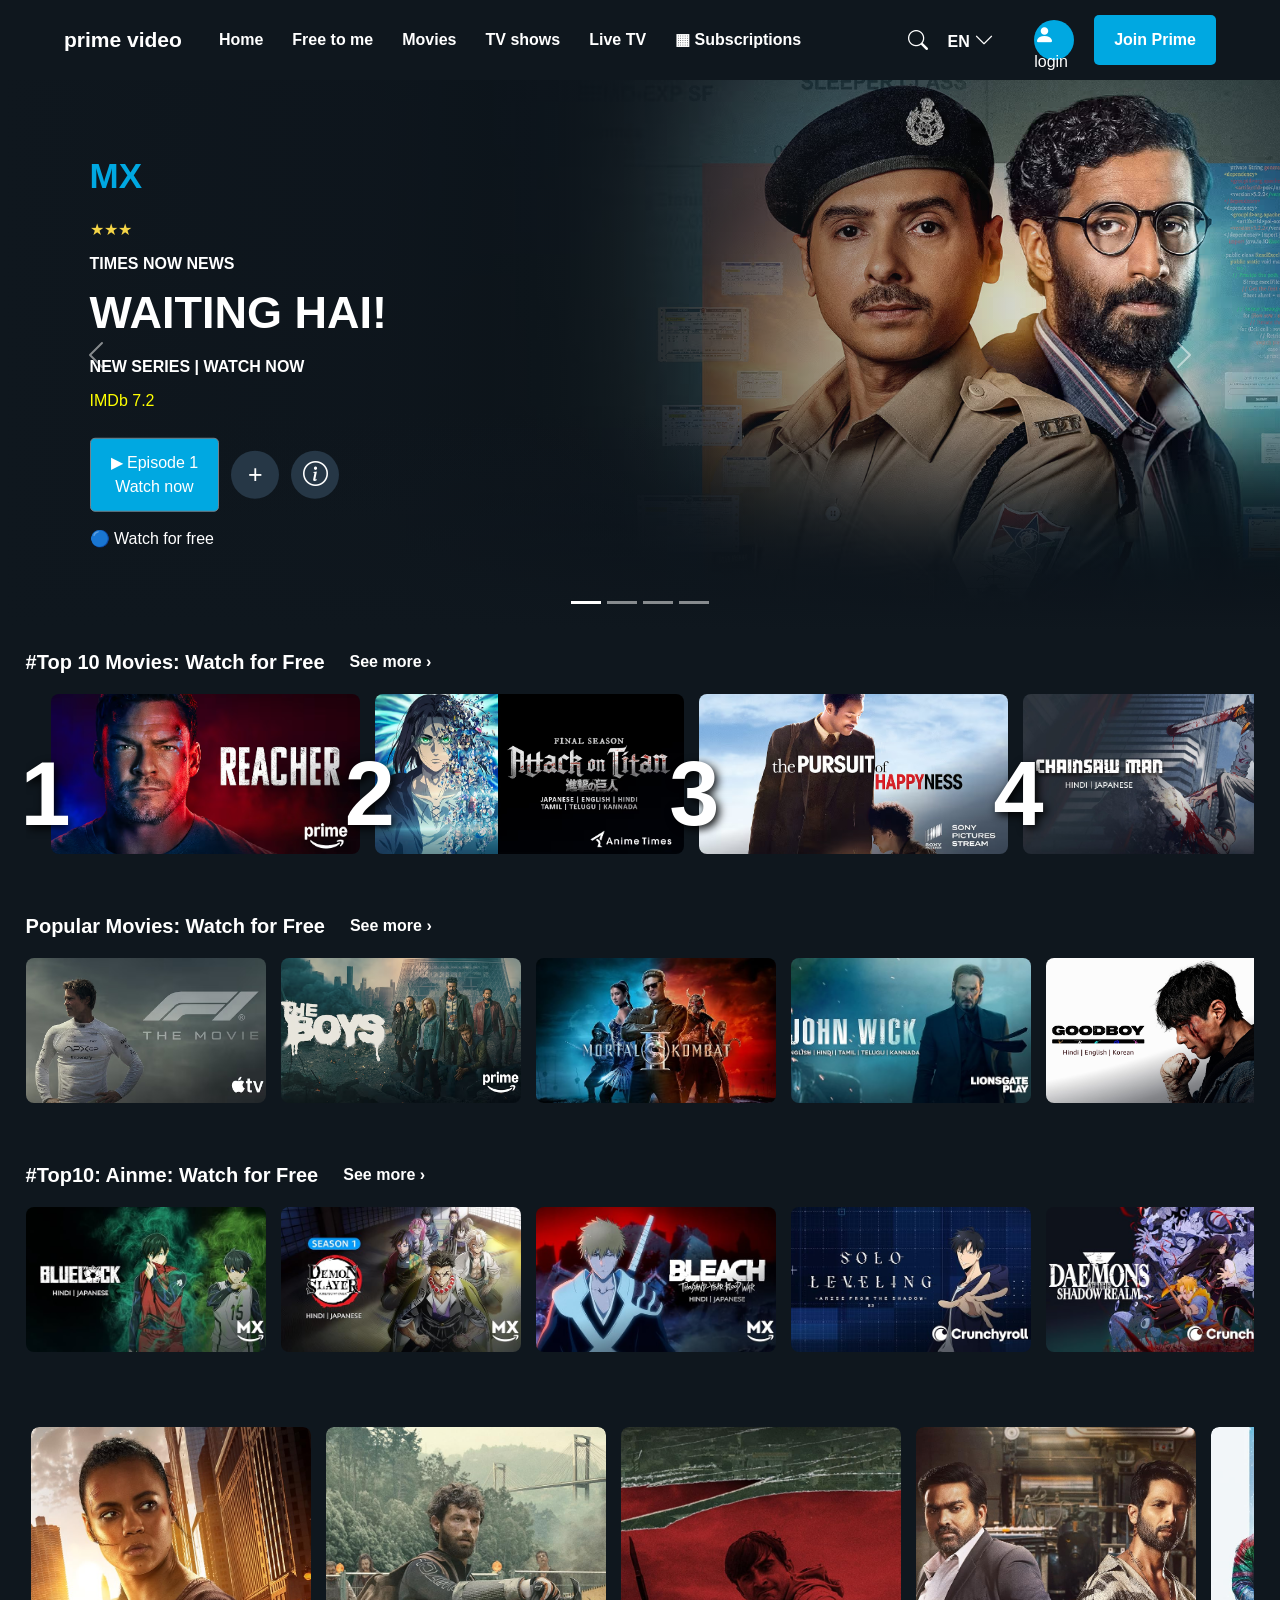
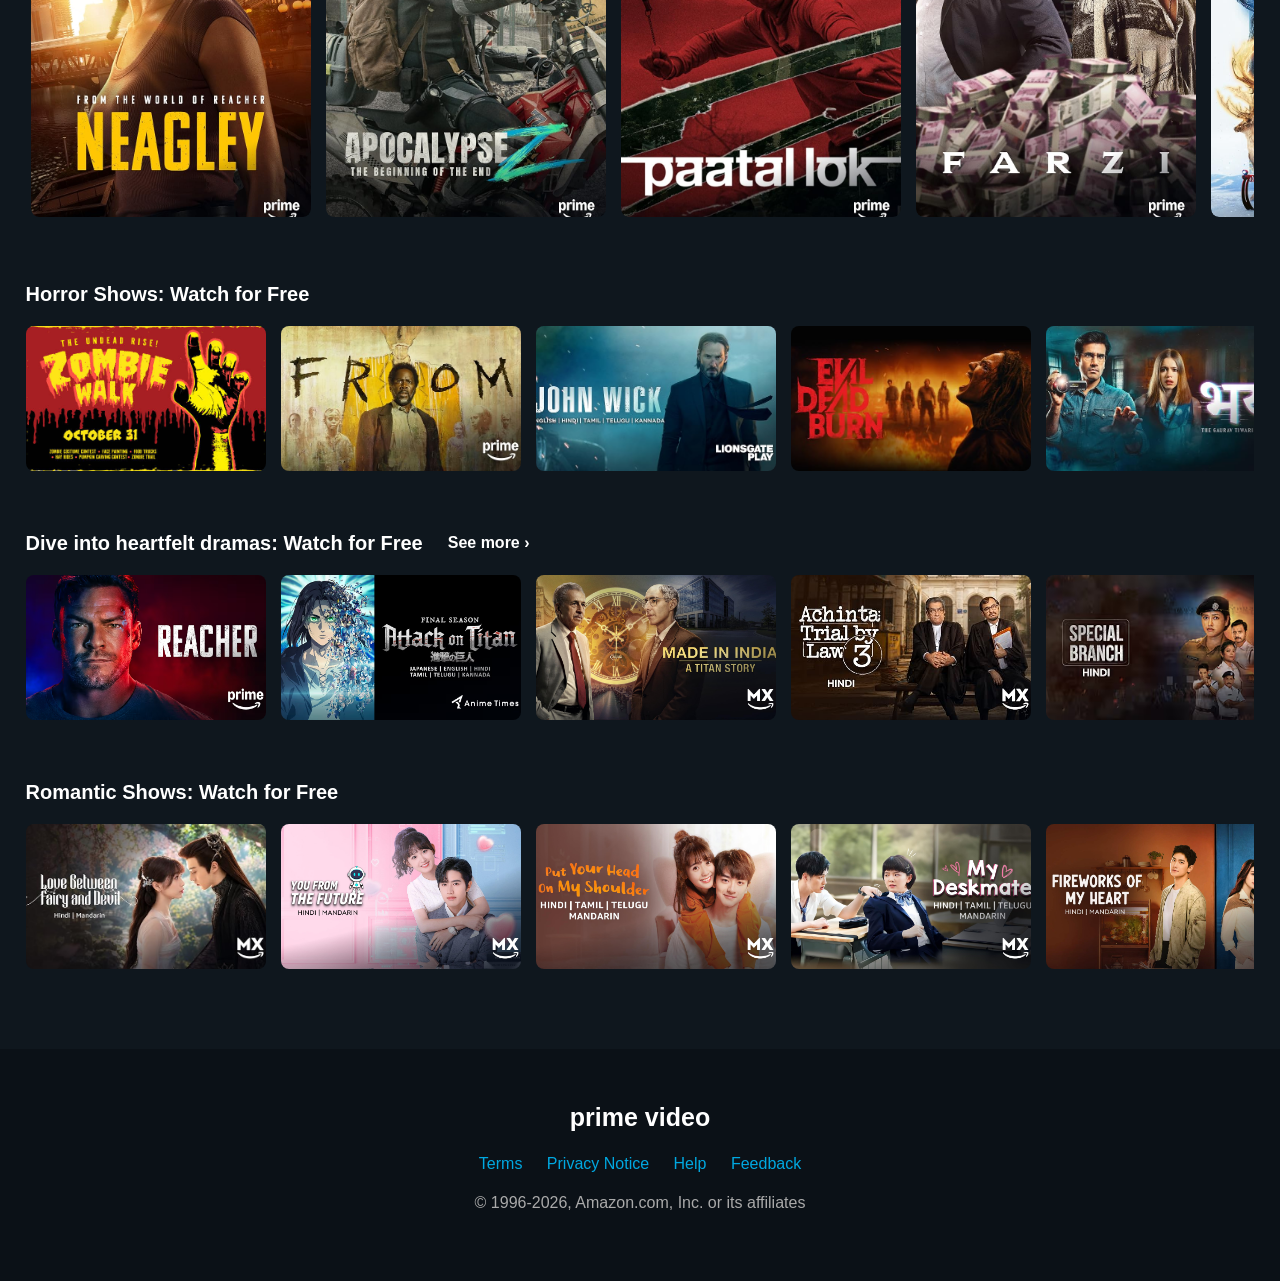
<file: index.html>
<!DOCTYPE html>
<html lang="en">
<head>
    <meta charset="UTF-8">
    <meta name="viewport" content="width=device-width, initial-scale=1.0">

    <title>Prime Video</title>

    <!-- Bootstrap CSS -->
    <link href="https://cdn.jsdelivr.net/npm/bootstrap@5.3.3/dist/css/bootstrap.min.css"
          rel="stylesheet">

    <!-- Bootstrap Icons -->
    <link rel="stylesheet"
          href="https://cdn.jsdelivr.net/npm/bootstrap-icons@1.11.3/font/bootstrap-icons.min.css">

    <!-- link css file -->
    <link rel="stylesheet" href="prime CSS/index.css">

</head>

<body>

    <!-- NAVBAR -->

    <nav class="navbar">

        <a href="#" class="logo">prime video</a>

        <div class="nav-links">
            <a href="#">Home</a>
            <a href="#">Free to me</a>
            <a href="#">Movies</a>
            <a href="#">TV shows</a>
            <a href="#">Live TV</a>
            <a href="#">▦ Subscriptions</a>
        </div>

        <div class="nav-right">

            <i class="bi bi-search"></i>

            <div class="language">
                EN <i class="bi bi-chevron-down"></i>

                <div class="language-menu">
                    <a href="#">English</a>
                    <a href="#">தமிழ்</a>
                    <a href="#">Hindi</a>
                    <a href="#">Telugu</a>
                </div>
            </div>

            <i class="bi bi-grid-3x/3-gap-fill"></i>

            <div class="profile">
                <i class="bi bi-person-fill"></i>
                <p>login</p>
            </div>

           <a href="login.html" target="_blank"> <button class="join-btn">Join Prime</button></a>

        </div>
    </nav>


    <!-- 2. HOME PAGE SLIDER -->

    <section class="hero">

        <div id="primeSlider"
             class="carousel slide"
             data-bs-ride="carousel"
             data-bs-interval="5000">

            <!-- Indicators -->

            <div class="carousel-indicators">

                <button type="button"
                        data-bs-target="#primeSlider"
                        data-bs-slide-to="0"
                        class="active"></button>

                <button type="button"
                        data-bs-target="#primeSlider"
                        data-bs-slide-to="1"></button>

                <button type="button"
                        data-bs-target="#primeSlider"
                        data-bs-slide-to="2"></button>

                <button type="button"
                        data-bs-target="#primeSlider"
                        data-bs-slide-to="3"></button>

            </div>

            <div class="carousel-inner">

                <!-- Slide 1 -->

                <div class="carousel-item active">

                    <img src="./image/prime.avif" alt="Featured movie">

                    <div class="hero-content">

                        <div class="mx-logo">MX</div>

                        <p style="color:#f5d547;">★★★</p>

                        <p><b>TIMES NOW NEWS</b></p>

                        <h1>WAITING HAI!</h1>

                        <p><b>NEW SERIES | WATCH NOW</b></p>

                        <p style="color: yellow;">IMDb 7.2</p>

                        <div class="movie-buttons">

                            <button class="watch-btn">
                                ▶ Episode 1<br> Watch now
                            </button>

                            <button class="round-btn">+</button>

                            <button class="round-btn">
                                <i class="bi bi-info-circle"></i>
                            </button>

                        </div>

                        <p class="free-text">
                            🔵 Watch for free
                        </p>

                    </div>
                </div>

                <!-- Slide 2 -->

                <div class="carousel-item">

                    <span class="ss">
                    <img src="./image/MADE INDIA.jpg" class="img-fluid" alt="Featured movie">
                    </span>

                    <div class="hero-content">

                        <div class="mx-logo">MX</div>
                        
                        <p style="color:#f5d547;">★★★★</p>

                        <h1>BEST SERIES</h1>

                        <p>NEW SERIES | WATCH NOW</p>

                        <p style="color: yellow;">IMDb 8.2</p>

                        <div class="movie-buttons">
                            <button class="watch-btn">
                                ▶ Watch now
                            </button>
                            <button class="round-btn">+</button>
                        </div>

                    </div>
                </div>

                <!-- Slide 3 -->

                <div class="carousel-item">

                    <img src="./image/anime.avif" alt="Featured movie">

                    <div class="hero-content">

                        <div class="mx-logo">MX</div>
                        
                        <p style="color:#f5d547;">★★★★★</p>

                        <h1>#1 ANIME</h1>

                        <p>EXCLUSIVE SERIES | WATCH NOW</p>

                        <p style="color: yellow;">IMDb 9.2</p>

                        <div class="movie-buttons">
                            <button class="watch-btn">
                                ▶ Watch now
                            </button>
                            <button class="round-btn">+</button>
                        </div>

                    </div>
                </div>

                <!-- Slide 4 -->

                <div class="carousel-item">

                    <span class="ss">
                    <img src="./image/romance 1.jpg" alt="Featured movie">
                    </span>

                    <div class="hero-content">

                        <div class="mx-logo">MX</div>

                        <p style="color:#f5d547;">★★</p>

                        <h1>ROMANTIC SHOWS</h1>

                        <p>WATCH YOUR FAVOURITE SHOWS</p>

                        <p style="color: yellow;">IMDb 6.2</p>

                        <div class="movie-buttons">
                            <button class="watch-btn">
                                ▶ Watch now
                            </button>
                            <button class="round-btn">+</button>
                        </div>

                    </div>
                </div>

            </div>

            <!-- Previous -->

            <button class="carousel-control-prev"
                    type="button"
                    data-bs-target="#primeSlider"
                    data-bs-slide="prev">

                <span class="carousel-control-prev-icon"></span>
            </button>

            <!-- Next -->

            <button class="carousel-control-next"
                    type="button"
                    data-bs-target="#primeSlider"
                    data-bs-slide="next">

                <span class="carousel-control-next-icon"></span>
            </button>

        </div>
    </section>


     <!--1.slide number -->
<section class="movie-section">

     <div class="section-heading">
            <h3>#Top 10 Movies: Watch for Free</h3>
             <a href="#">See more ›</a>
        </div>

    <div class="movie-container">

        <div class="top-card">

            <span class="top-number">1</span>

            <img src="./image/top.avif">

        </div>


        <div class="top-card">

            <span class="top-number">2</span>

            <img src="./image/anime.avif">

        </div>


        <div class="top-card">

            <span class="top-number">3</span>

            <img src="./image/top1.avif">

        </div>


        <div class="top-card">

            <span class="top-number">4</span>

            <img src="./image/ROMACE.jpg">

        </div>

        <div class="top-card">

            <span class="top-number">5</span>

            <img src="./image/hor3.jpg">

        </div>

        <div class="top-card">

            <span class="top-number">6</span>

            <img src="./image/romance 1.jpg">

        </div>
        <div class="top-card">

            <span class="top-number">7</span>

            <img src="image/top5.jpg">

        </div>

    </div>

</section>
<!-- slide number end -->

 <!-- 2. POPULAR ASIAN DRAMAS -->

    <section class="movie-section">

        <div class="section-heading">
            <h3>Popular Movies: Watch for Free</h3>
            <a href="#">See more ›</a>
        </div>

        <div class="movie-container">

            <div class="movie-card">
                <img src="./image/top6.avif" alt="Asian drama 1">
            </div>

            <div class="movie-card" style="width: 18rem;">
                <img src="./image/top7.avif" class="card-img-top" alt="...">
                <div class="xx">
                    <h5 class="card-title"> THE BOYS </h5>
                    <p class="card-text">Some quick example text to build on the card title and make up the bulk of the card’s content.</p>
                    <a href="#" class="btn btn-primary">Watch Free</a>
                </div>
                </div>

            <!-- <div class="movie-card">
                <img src="top7.avif" alt="Asian drama 2">
            </div> -->

            <div class="movie-card">
                <img src="/image/top5.jpg" alt="Asian drama 3">
            </div>

            <div class="movie-card">
                <img src="image/hor2.jpg" alt="Asian drama 4">
            </div>

            <div class="movie-card">
                <img src="image/po.jpg" alt="Asian drama 5">
            </div>

            <div class="movie-card">
                <img src="image/MADE INDIA.jpg" alt="Asian drama 5">
            </div>

            <div class="movie-card">
                <img src="image/po2.jpg" alt="Asian drama 5">
            </div>

        </div>
    </section>

     <!-- 3. Ainme -->

    <section class="movie-section">

        <div class="section-heading">
            <h3>#Top10: Ainme: Watch for Free</h3>
            <a href="#">See more ›</a>
        </div>

        <div class="movie-container">

            <div class="movie-card">
                <img src="image/ani3.jpg" alt="Ainme 1">
                
            </div>

            <div class="movie-card">
                <img src="image/ani1.jpg" alt="Ainme 2">
            </div>

            <div class="movie-card">
                <img src="image/ani2.jpg" alt="Ainme 3">
            </div>

            <div class="movie-card">
                <img src="image/ain4.jpg" alt="Ainme 4">
            </div>

            <div class="movie-card">
                <img src="image/ain5.jpg" alt="Ainme 5">
            </div>

            <div class="movie-card">
                <img src="image/anime.avif" alt="Ainme 6">
            </div>

            <div class="movie-card">
                <img src="image/ROMACE.jpg" alt="Ainme 7">
            </div>

        </div>
    </section>

   
    <!--4. top slider Series -->
     <section class="movie-section">

            <div class="mi">

                <div class="mo">
                    <img src="image/sli.jpg" alt="top 1">
                </div>

                <div class="mo">
                    <img src="image/sli1.jpg"alt="top 2">
                </div>

                <div class="mo">
                    <img src="image/sli2.jpg"alt="top 3">
                </div>

                <div class="mo">
                    <img src="image/sli3.jpg"alt="top 4">
                </div>

                <div class="mo">
                    <img src="image/sil4.jpg"alt="top 5">
                </div>
                
                <div class="mo">
                    <img src="image/top.avif"alt="top 6">
                </div>

            </div>
    </section>
    <!-- 5. Horror SHOWS -->

    <section class="movie-section">

        <div class="section-heading">
            <h3>Horror Shows: Watch for Free</h3>
        </div>

        <div class="movie-container">

            <div class="movie-card">
                <img src="image/hor.jpg" alt=" Horror show 1">
            </div>

            <div class="movie-card">
                <img src="image/hor1.jpg" alt=" Horror show 2">
            </div>

            <div class="movie-card">
                <img src="image/hor2.jpg" alt=" Horror show 3">
            </div>

            <div class="movie-card">
                <img src="image/hor3.jpg" alt=" Horror show 4">
            </div>

            <div class="movie-card">
                <img src="image/hor4.jpg" alt=" Horror show 5">
            </div>

            <div class="movie-card">
                <img src="image/hor5.jpg" alt=" Horror show 6">
            </div>

            <div class="movie-card">
                <img src="image/hor6.jpg" alt=" Horror show 7">
            </div>

        </div>

    </section>
    
     <!-- 6. HEARTFELT DRAMAS -->

    <section class="movie-section">

        <div class="section-heading">
            <h3>Dive into heartfelt dramas: Watch for Free</h3>
            <a href="#">See more ›</a>
        </div>

        <div class="movie-container">

            <div class="movie-card">
                <img src="image/top.avif" alt="Drama 1">
            </div>

            <div class="movie-card">
                <img src="image/anime.avif" alt="Drama 2">
            </div>

            <div class="movie-card">
                <img src="image/MADE INDIA.jpg" alt="Drama 3">
            </div>

            <div class="movie-card">
                <img src="image/side1.jpg" alt="Drama 4">
            </div>

            <div class="movie-card">
                <img src="image/side2.avif" alt="Drama 5">
            </div>

            <div class="movie-card">
                <img src="image/anime.avif" alt="Drama 5">
            </div>

            <div class="movie-card">
                <img src="image/side3.jpg" alt="Drama 5">
            </div>

        </div>
    </section>
    
     <!-- 7. ROMANTIC SHOWS -->

    <section class="movie-section">

        <div class="section-heading">
            <h3>Romantic Shows: Watch for Free</h3>
        </div>

        <div class="movie-container">

            <div class="movie-card">
                <img src="image/ro.jpg" alt="Romantic show 1">
            </div>

            <div class="movie-card">
                <img src="image/ro1.jpg" alt="Romantic show 2">
            </div>

            <div class="movie-card">
                <img src="image/ro2.jpg" alt="Romantic show 3">
            </div>

            <div class="movie-card">
                <img src="image/ro3.jpg" alt="Romantic show 4">
            </div>

            <div class="movie-card">
                <img src="image/ro4.jpg" alt="Romantic show 5">
            </div>

            <div class="movie-card">
                <img src="image/side2.avif" alt="Romantic show 5">
            </div>

            <div class="movie-card">
                <img src="image/side.png" alt="Romantic show 5">
            </div>

            <div class="movie-card">
                <img src="image/sli2.jpg" alt="Romantic show 5">
            </div>

        </div>
    </section>
     

    <!-- FOOTER -->

<footer>

    <div class="footer-logo">
        prime video
    </div>

    <div>
        <a href="#">Terms</a>
        <a href="#">Privacy Notice</a>
        <a href="#">Help</a>
        <a href="#">Feedback</a>
    </div>

    <p>
        © 1996-2026, Amazon.com, Inc. or its affiliates
    </p>

</footer>


    <!-- Bootstrap JS -->

    <script src="https://cdn.jsdelivr.net/npm/bootstrap@5.3.3/dist/js/bootstrap.bundle.min.js">
    </script>

</body>
</html>
</file>
<file: prime CSS/index.css>
*{
            margin: 0;
            padding: 0;
            box-sizing: border-box;
        }

        body {
            background: #0f171e;
            color: white;
            font-family: Arial, sans-serif;
        }

        /* NAVBAR */

        .navbar {
            background: #0f171e;
            padding: 15px 5%;
            display: flex;
            align-items: center;
            gap: 25px;
        }

        .logo {
            color: white;
            font-size: 21px;
            font-weight: bold;
            text-decoration: none;
            white-space: nowrap;
        }

        .nav-links {
            display: flex;
            align-items: center;
            gap: 5px;
        }

        .nav-links a {
            color: white;
            text-decoration: none;
            padding: 12px;
            font-weight: bold;
            border-radius: 5px;
            white-space: nowrap;
        }

        .nav-links a:hover {
            background: #263746;
        }

        .nav-right {
            display: flex;
            align-items: center;
            gap: 20px;
            margin-left: auto;
        }

        .nav-right i {
            font-size: 20px;
            cursor: pointer;
        }

        .language {
            position: relative;
            cursor: pointer;
            font-weight: bold;
        }

        .language-menu {
            display: none;
            position: absolute;
            top: 100%;
            right: 0;
            background: white;
            width: 140px;
            z-index: 100;
        }

        .language:hover .language-menu {
            display: block;
        }

        .language-menu a {
            display: block;
            padding: 10px;
            color: black;
            text-decoration: none;
        }

        .language-menu a:hover {
            background: #ddd;
        }

        .profile {
            background: #00a8e1;
            width: 40px;
            height: 40px;
            border-radius: 50%;
            display: flex;
            align-items: center;
            justify-content: center;
            display: black;
            display: block;
        }
        .profile :hover p{
            display: none;

        }


        .join-btn {
            background: #00a8e1;
            color: white;
            border: none;
            border-radius: 5px;
            padding: 13px 20px;
            font-weight: bold;
        }

        /* HOME SLIDER */

        .hero {
            height: 550px;
            position: relative;
            overflow: hidden;
        }

        .hero .carousel,
        .hero .carousel-inner,
        .hero .carousel-item {
            height: 100%;
        }

        .hero .carousel-item img {
            width: 100%;
            height: 100%;
            object-fit: cover;
        }

        .hero .carousel-item::after {
            content: "";
            position: absolute;
            inset: 0;
            background: linear-gradient(
                to right,
                #0f171e 0%,
                rgba(15, 23, 30, 0.9) 30%,
                transparent 90%
            );
        }

        .hero .carousel-item::before {
            content: "";
            position: absolute;
            inset: 60% 0 0;
            background: linear-gradient(
                to bottom,
                transparent,
                #0f171e
            );
            z-index: 1;
        }

        .hero-content {
            position: absolute;
            top: 50%;
            left: 7%;
            transform: translateY(-50%);
            width: 380px;
            max-width: 80%;
            z-index: 5;
        }

        .mx-logo {
            color: #00a8e1;
            font-size: 35px;
            font-weight: bold;
            margin-bottom: 15px;
        }

        .hero-content h1 {
            font-size: 45px;
            font-weight: bold;
            margin-bottom: 15px;
        }

        .hero-content p {
            margin-bottom: 10px;
        }

        .watch-btn {
            background:#00a8e1;
            color: white;
            border: 1px solid #71808b;
            border-radius: 5px;
            padding: 12px 20px;
            font-size: 16px;
        }

        .round-btn {
            width: 48px;
            height: 48px;
            border: none;
            border-radius: 50%;
            background: #263746;
            color: white;
            font-size: 25px;
        }

        .movie-buttons {
            display: flex;
            align-items: center;
            gap: 12px;
            margin-top: 25px;
        }

        .free-text {
            margin-top: 15px;
        }

        .free-text i {
            color: #00a8e1;
        }

        /* RECOMMENDATION SECTIONS */

        .movie-section {
            padding: 20px 2%;
        }

        .section-heading {
            display: flex;
            align-items: center;
            gap: 25px;
            margin-bottom: 15px;
        }

        .section-heading h3 {
            font-size: 20px;
            font-weight: bold;
            margin: 0;
        }

        .section-heading a {
            color: white;
            text-decoration: none;
            font-weight: bold;
            white-space: nowrap;
        }

        .section-heading a:hover {
            color: #00a8e1;
        }

        .movie-container {
            display: flex;
            gap: 15px;
            overflow-x: auto;
            padding: 5px 0 20px;
            scrollbar-width: none;
        }

        .movie-container::-webkit-scrollbar {
            display: none;
        }

        .movie-card {
            flex: 0 0 240px;
            border-radius: 8px;
            overflow: hidden;
            cursor: pointer;
            transition: box-shadow 0.3s ease;
        }

        .movie-card img {
            width: 100%;
            height: 145px;
            object-fit: cover;
            display: block;
        }
        .ss{
            display: block;
        }
        .xx{
            margin:25px;
            display:none;
            
        }

        /* Hover shadow only - text/image position won't move */

        .movie-card:hover {
            box-shadow: 0 0 15px #00a8e1;
        }

        .movie-card:hover .xx{
            display: block;
        }

        @media (max-width: 1000px) {
            .navbar {
                flex-wrap: wrap;
            }

            .nav-links {
                order: 3;
                width: 100%;
                overflow-x: auto;
            }

            .nav-right {
                gap: 12px;
            }
        }

        @media (max-width: 600px) {
            .hero {
                height: 430px;
            }

            .hero-content h1 {
                font-size: 30px;
            }

            .hero-content {
                left: 6%;
            }

            .movie-section {
                padding: 15px 4%;
            }

            .section-heading h3 {
                font-size: 16px;
            }

            .movie-card {
                flex-basis: 190px;
            }

            .movie-card img {
                height: 115px;
            }
        }/*
        /* mov */
            .mi{
            display: flex;
            flex-direction: row;
            gap: 15px;

            overflow-x: auto;
            overflow-y: hidden;

            white-space: nowrap;
            padding: 15px 5px 25px;
        }

        /* Scrollbar hide */
        .mi::-webkit-scrollbar {
            display: none;
        }

        .mi {
            /* scrollbar-width: none; */
        }


        /* Each movie */
        .mo {
            flex: 0 0 280px;
            width: 280px;
            height: 390px;  

            position: relative;
            border-radius: 8px;
            overflow: hidden;

            cursor: pointer;
            transition: transform 0.3s ease;
        }

        .mo img {
            width: 100%;
            height: 100%;

            object-fit: cover;
            border-radius: 8px;
        }

        /* Hover */
        .mo:hover {
            transform: scale(1.08);
            z-index: 10;
        }
            /*mov end  */

            /* slide top */
        .top-row {
            display: flex;
            gap: 25px;
            overflow-x: auto;
            scrollbar-width: none;
        }

        .top-row::-webkit-scrollbar {
            display: none;
        }

        .top-card {
            min-width: 280px;
            height: 160px;
            position: relative;
            flex-shrink: 0;
        }

        .top-number {
            position: absolute;
            left: -5px;
            bottom: -8px;
            font-size: 90px;
            font-weight: bold;
            color: white;
            text-shadow: 3px 3px 10px black;
            z-index: 2;
        }

        .top-card img {
            width: 100%;
            height: 100%;
            object-fit: cover;
            border-radius: 8px;
            margin-left: 25px;
        }
        /* silde top end */

         /* FOOTER */

        footer {
            background: #0b1117;
            text-align: center;
            padding: 50px 20px;
            margin-top: 40px;
        }

        .footer-logo {
            font-size: 25px;
            font-weight: bold;
            margin-bottom: 15px;
        }

        footer a {
            color: #00a8e1;
            margin: 0 10px;
            text-decoration: none;
        }

        footer p {
            color: #aaa;
            margin-top: 15px;
        }
        @media (max-width: 1000px) {
            .navbar {
                flex-wrap: wrap;
            }

            .nav-links {
                width: 100%;
                overflow-x: auto;
            }

            .hero {
                height: 450px;
            }
        }

        @media (max-width: 600px) {
            .hero {
                height: 400px;
            }

            .hero-content {
                left: 5%;
                width: 80%;
            }

            .hero-content h1 {
                font-size: 28px;
            }

            .movie-card {
                flex: 0 0 190px;
            }

            .movie-card img {
                height: 115px;
            }

            .mo {
                flex: 0 0 200px;
                width: 200px;
                height: 280px;
            }
        }
</file>
